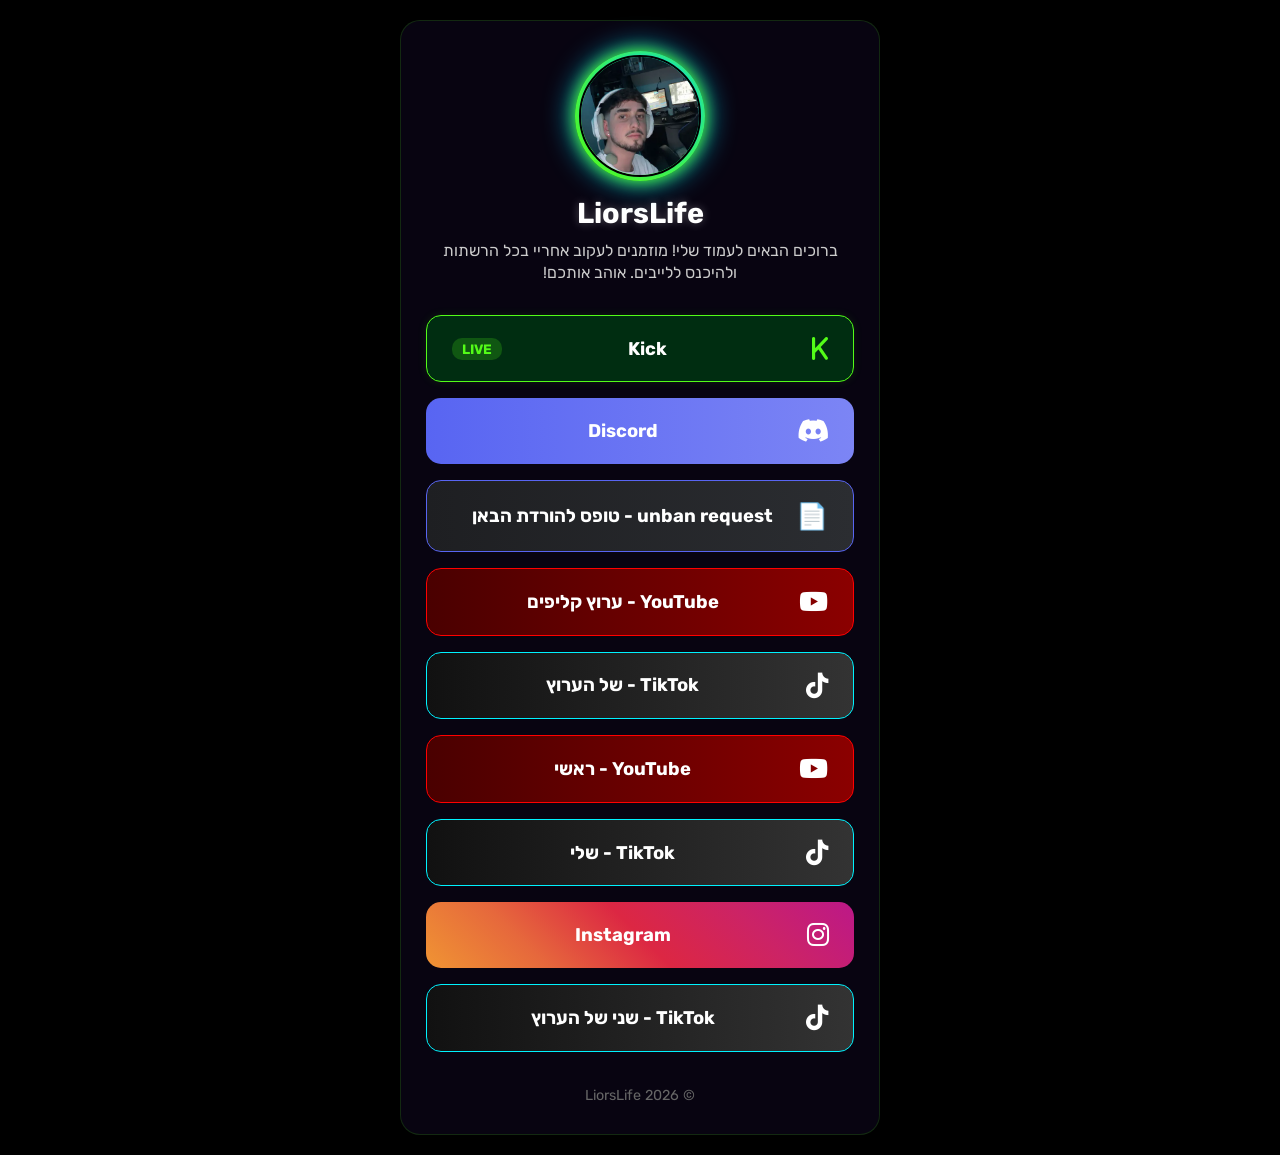
<file: index.html>
<!DOCTYPE html>
<html lang="he" dir="rtl">
<head>
    <meta charset="UTF-8">
    <meta name="viewport" content="width=device-width, initial-scale=1.0">
    <title>הקישורים של LiorsLife</title>
    <link rel="stylesheet" href="style.css">
    <link rel="stylesheet" href="https://cdnjs.cloudflare.com/ajax/libs/font-awesome/6.4.0/css/all.min.css">
    <link href="https://fonts.googleapis.com/css2?family=Rubik:wght@400;500;700&display=swap" rel="stylesheet">
</head>
<body>
    <div class="background-base"></div>
    
    <div class="mouse-halo" id="halo"></div>
    
    <div class="container">
        <header class="profile">
            <div class="avatar-wrapper">
                <img src="profile.jpg" alt="תמונת פרופיל" class="avatar" onerror="this.src='https://via.placeholder.com/130/53fc18/000000?text=Lior'">
            </div>
            <h1 class="username">LiorsLife</h1>
            <p class="bio">ברוכים הבאים לעמוד שלי! מוזמנים לעקוב אחריי בכל הרשתות ולהיכנס ללייבים.
                אוהב אותכם! </p>
        </header>

        <main class="links">
            <a href="https://kick.com/liorslife" class="link-btn kick" target="_blank">
                <i class="fa-solid fa-k icon-right"></i>
                <span class="btn-text">Kick</span>
                <span class="badge">LIVE</span>
            </a>

             <a href="https://discord.gg/7xk3NprCCq" class="link-btn discord" target="_blank">
                <i class="fa-brands fa-discord icon-right"></i>
                <span class="btn-text">Discord</span>
            </a>

          <a href="https://forms.gle/WTEg1a426g2rLUYF8" class="link-btn discord-doc" target="_blank">
    <span class="icon-right">📄</span>
    <span class="btn-text"> unban request - טופס להורדת הבאן </span>
</a>
            
            <a href="https://www.youtube.com/@LiorsLifeLive" class="link-btn youtube" target="_blank">
                <i class="fa-brands fa-youtube icon-right"></i>
                <span class="btn-text">YouTube - ערוץ קליפים </span>
            </a>

            <a href="https://www.tiktok.com/@liorslife.clipim" class="link-btn tiktok" target="_blank">
                <i class="fa-brands fa-tiktok icon-right"></i>
                <span class="btn-text">TikTok - של הערוץ </span>
            </a>

               <a href="https://www.youtube.com/@LiorsLife" class="link-btn youtube" target="_blank">
                <i class="fa-brands fa-youtube icon-right"></i>
                <span class="btn-text">YouTube - ראשי </span>
            </a>
            
            <a href="https://www.tiktok.com/@liorlifshiz1" class="link-btn tiktok" target="_blank">
                <i class="fa-brands fa-tiktok icon-right"></i>
                <span class="btn-text">TikTok - שלי </span>
            </a>

            <a href="https://www.instagram.com/liors.life" class="link-btn instagram" target="_blank">
                <i class="fa-brands fa-instagram icon-right"></i>
                <span class="btn-text">Instagram</span>
            </a>
      
            <a href="https://www.tiktok.com/@haplugshalliolrlife" class="link-btn tiktok" target="_blank">
                <i class="fa-brands fa-tiktok icon-right"></i>
                <span class="btn-text">TikTok - שני של הערוץ </span>
            </a>
        </main>

        <footer>
            <p>© 2026 LiorsLife</p>
        </footer>
    </div>

    <script>
        const halo = document.getElementById('halo');
        
        // מקשיב לתנועת העכבר על כל המסך
        document.addEventListener('mousemove', (e) => {
            // מעדכן את מיקום ההילה למיקום העכבר (e.clientX, e.clientY)
            // אנחנו מחסירים חצי מגודל ההילה (ב-CSS הגדרנו 400px) כדי שהעכבר יהיה במרכז העיגול
            halo.style.left = (e.clientX - 200) + 'px';
            halo.style.top = (e.clientY - 200) + 'px';
        });

        // לטלפונים (טאץ') - ההילה תופיע איפה שנוגעים
        document.addEventListener('touchmove', (e) => {
            const touch = e.touches[0];
            halo.style.left = (touch.clientX - 200) + 'px';
            halo.style.top = (touch.clientY - 200) + 'px';
        });
    </script>
</body>
</html>
</file>
<file: style.css>
* {
    margin: 0;
    padding: 0;
    box-sizing: border-box;
    font-family: 'Rubik', sans-serif;
}

body {
    background-color: #000000;
    color: #ffffff;
    min-height: 100vh;
    display: flex;
    justify-content: center;
    align-items: center;
    padding: 20px;
    position: relative;
    /* התיקון הקריטי: מאפשר גלילה למטה בטלפון, אך מונע גלילה הצידה בגלל ההילה */
    overflow-x: hidden; 
}

/* אלמנט הרקע השחור */
.background-base {
    position: fixed;
    top: 0;
    left: 0;
    width: 100%;
    height: 100%;
    background: #000000;
    z-index: -2;
}

/* עיצוב ההילה */
.mouse-halo {
    position: fixed;
    width: 400px;
    height: 400px;
    border-radius: 50%;
    background: radial-gradient(circle, rgba(83, 252, 24, 0.25) 0%, rgba(83, 252, 24, 0.08) 40%, rgba(0, 0, 0, 0) 70%);
    pointer-events: none;
    z-index: -1;
    transition: transform 0.05s linear;
    left: -1000px; 
    top: -1000px;
}

.container {
    background: rgba(10, 5, 20, 0.85);
    backdrop-filter: blur(10px);
    border: 1px solid rgba(83, 252, 24, 0.15);
    border-radius: 20px;
    width: 100%;
    max-width: 480px;
    padding: 30px 25px;
    box-shadow: 0 10px 40px rgba(0, 0, 0, 0.9);
    margin: auto; /* עוזר למרכוז במסכים קטנים */
}

.profile {
    text-align: center;
    margin-bottom: 30px;
}

.avatar-wrapper {
    position: relative;
    width: 130px;
    height: 130px;
    margin: 0 auto 15px auto;
    border-radius: 50%;
    box-shadow: 0 0 15px #53fc18, 0 0 30px #00d4ff, inset 0 0 10px #53fc18;
    padding: 4px;
    background: linear-gradient(45deg, #53fc18, #00d4ff);
}

.avatar {
    width: 100%;
    height: 100%;
    border-radius: 50%;
    object-fit: cover;
    border: 2px solid #000;
}

.username {
    font-size: 1.8rem;
    font-weight: 700;
    margin-bottom: 10px;
    text-shadow: 0 0 10px rgba(255, 255, 255, 0.3);
}

.bio {
    font-size: 1rem;
    color: #cccccc;
    line-height: 1.4;
    margin-bottom: 10px;
}

.links {
    display: flex;
    flex-direction: column;
    gap: 16px;
}

.link-btn {
    display: flex;
    align-items: center;
    padding: 20px 25px;
    border-radius: 15px;
    text-decoration: none;
    color: white;
    font-weight: 500;
    transition: transform 0.2s, filter 0.2s, box-shadow 0.2s;
    position: relative;
    overflow: hidden;
}

.link-btn:hover {
    transform: scale(1.03);
    filter: brightness(1.15);
}

.btn-text {
    flex-grow: 1;
    text-align: center;
    font-size: 1.15rem;
    font-weight: 700;
}

.icon-right {
    font-size: 1.6rem;
    width: 35px;
}

/* סגנונות לכפתורים */
.kick {
    background: #002d11;
    border: 1px solid #53fc18;
    box-shadow: 0 0 10px rgba(83, 252, 24, 0.1);
}

.kick:hover {
    box-shadow: 0 0 20px rgba(83, 252, 24, 0.3);
}

.kick .icon-right {
    color: #53fc18;
}

.youtube {
    background: linear-gradient(90deg, #4a0000, #8b0000);
    border: 1px solid #ff0000;
}

.youtube:hover {
    box-shadow: 0 0 15px rgba(255, 0, 0, 0.3);
}

.tiktok {
    background: linear-gradient(90deg, #111111, #333333);
    border: 1px solid #00f2fe;
}

.tiktok:hover {
    box-shadow: 0 0 15px rgba(0, 242, 254, 0.3);
}

.discord {
    background: linear-gradient(90deg, #5865F2, #7c85f5);
}

/* כפתור הדיסקורד מסמכים שעשינו מקודם */
.discord-doc {
    background: linear-gradient(90deg, #1e1f22, #2b2d31);
    border: 1px solid #5865F2;
}

.discord-doc:hover {
    box-shadow: 0 0 15px rgba(88, 101, 242, 0.4);
}

.instagram {
    background: linear-gradient(45deg, #f09433 0%, #e6683c 25%, #dc2743 50%, #cc2366 75%, #bc1888 100%);
}

.badge {
    background: rgba(83, 252, 24, 0.2);
    color: #53fc18;
    padding: 3px 10px;
    border-radius: 10px;
    font-size: 0.85rem;
    font-weight: 700;
}

footer {
    text-align: center;
    margin-top: 35px;
    font-size: 0.9rem;
    color: #666;
}

/* ================================================= */
/* התאמות מיוחדות למסכים קטנים (טלפונים ניידים) */
/* ================================================= */
@media (max-width: 480px) {
    body {
        padding: 10px; /* פחות רווח חיצוני כדי להרוויח מקום למסך */
    }
    .container {
        padding: 25px 15px; /* מקטין את הריפוד הפנימי של הקופסה */
    }
    .avatar-wrapper {
        width: 110px; /* מקטין מעט את התמונה */
        height: 110px;
    }
    .username {
        font-size: 1.5rem; /* מקטין מעט את שם המשתמש */
    }
    .link-btn {
        padding: 15px 15px; /* כפתורים קצת פחות שמנים */
    }
    .btn-text {
        font-size: 1rem; /* טקסט מעט קטן יותר כדי שלא יישבר ל-2 שורות */
    }
    .icon-right {
        font-size: 1.4rem; /* אייקונים מותאמים */
    }
}
</file>
